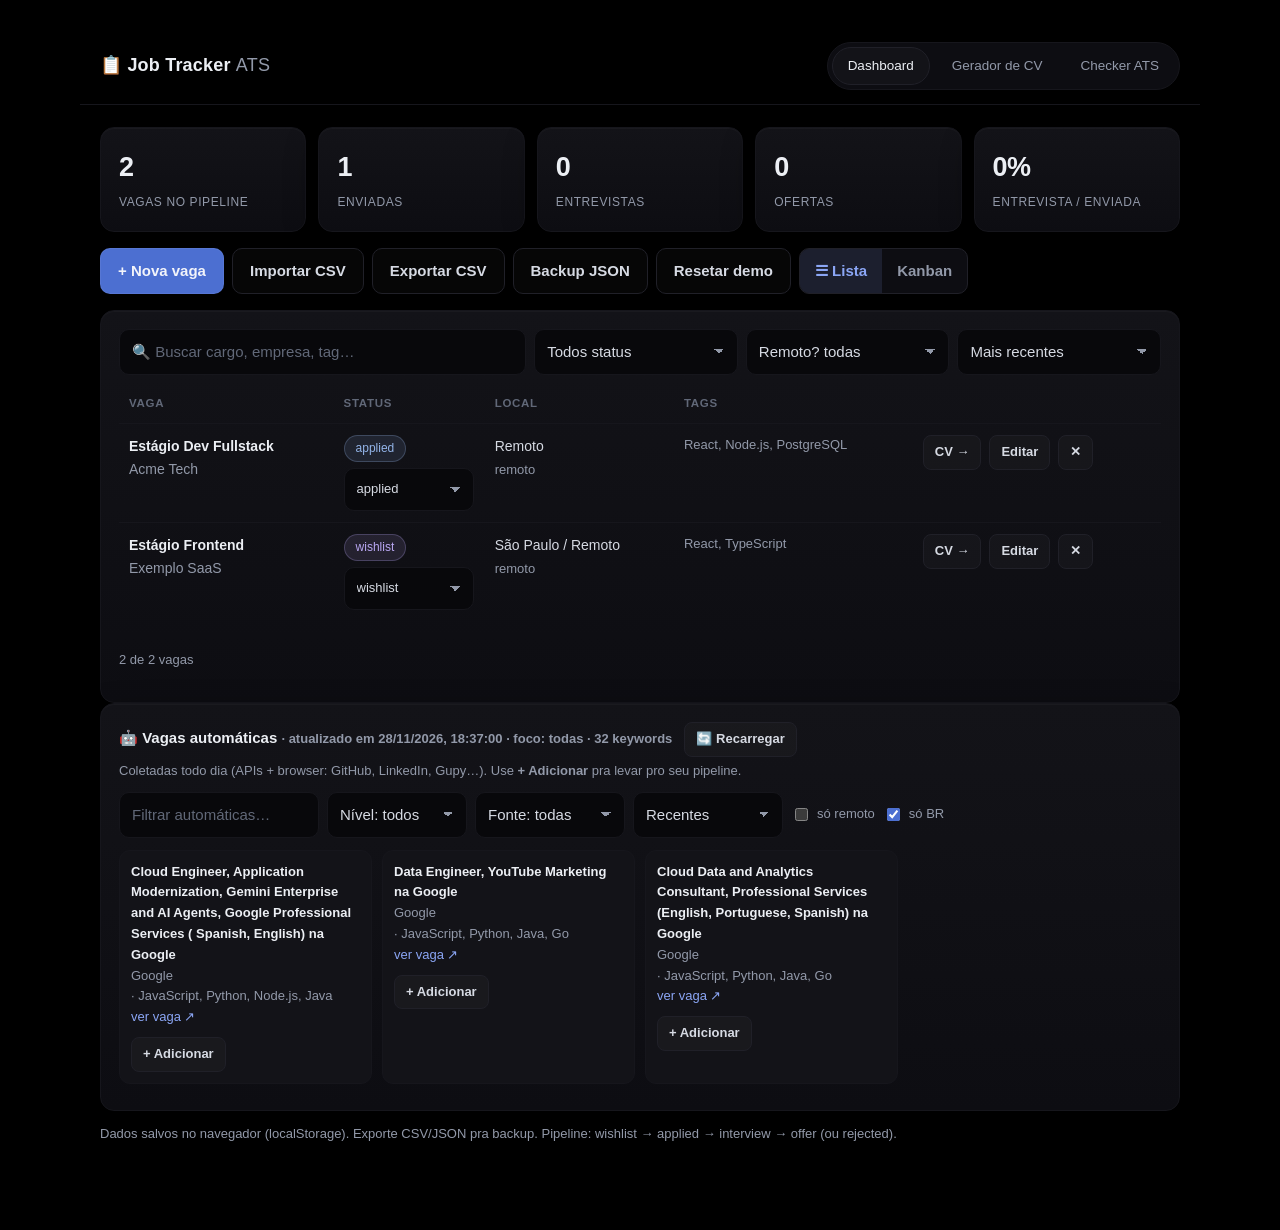
<file: index.html>
<!doctype html>
<html lang="pt-BR">
<head>
<meta charset="utf-8"><meta name="viewport" content="width=device-width,initial-scale=1">
<title>Job Tracker ATS — Dashboard</title>
<link rel="stylesheet" href="assets/css/style.css">
</head>
<body>
<div class="wrap">
<header class="top">
  <div class="brand">📋 Job Tracker <span class="muted">ATS</span></div>
  <nav><a class="active" href="index.html">Dashboard</a><a href="builder.html">Gerador de CV</a><a href="checker.html">Checker ATS</a></nav>
</header>

<div class="grid stats" id="stats"></div>

<div class="toolbar">
  <button id="btnNew">+ Nova vaga</button>
  <button class="ghost" id="btnCSV">Importar CSV</button>
  <button class="ghost" id="btnExpCSV">Exportar CSV</button>
  <button class="ghost" id="btnExpJSON">Backup JSON</button>
  <button class="ghost" id="btnReset">Resetar demo</button>
  <span class="view-toggle"><button id="vList">☰ Lista</button><button id="vKanban">Kanban</button></span>
  <input type="file" id="fileCSV" accept=".csv" hidden>
</div>

<div class="card">
  <div class="filters">
    <input id="fSearch" placeholder="🔍 Buscar cargo, empresa, tag…">
    <select id="fStatus"><option value="">Todos status</option><option value="wishlist">Wishlist</option><option value="applied">Enviadas</option><option value="interview">Entrevista</option><option value="offer">Oferta</option><option value="rejected">Rejeitada</option></select>
    <select id="fRemote"><option value="">Remoto? todas</option><option value="yes">Só remoto</option><option value="no">Só presencial</option></select>
    <select id="fSort"><option value="new">Mais recentes</option><option value="company">Empresa A–Z</option><option value="status">Por status</option></select>
  </div>
  <div style="overflow-x:auto;margin-top:8px" id="listWrap">
  <table><thead><tr><th>Vaga</th><th>Status</th><th>Local</th><th>Tags</th><th></th></tr></thead>
  <tbody id="rows"></tbody></table>
  </div>
  <div class="kanban" id="kanban" hidden></div>
  <p class="muted small" id="count"></p>
</div>

<div class="card" id="autoJobs" hidden>
  <h3 style="margin:0 0 4px">🤖 Vagas automáticas <span class="muted small" id="autoJobsUpdated"></span>
    <button class="ghost small" id="btnRefreshAuto" style="margin-left:8px">🔄 Recarregar</button></h3>
  <p class="muted small" style="margin:0 0 10px">Coletadas todo dia (APIs + browser: GitHub, LinkedIn, Gupy…). Use <b>+ Adicionar</b> pra levar pro seu pipeline.</p>
  <div class="auto-filters">
    <input id="autoSearch" placeholder="Filtrar automáticas…" style="max-width:200px">
    <select id="autoLevel" style="max-width:140px"><option value="">Nível: todos</option><option value="estagio">Estágio</option><option value="junior">Júnior</option><option value="outro">Outro</option></select>
    <select id="autoSource" style="max-width:150px"><option value="">Fonte: todas</option></select>
    <select id="autoSort" style="max-width:150px"><option value="new">Recentes</option><option value="company">Empresa A–Z</option></select>
    <label class="muted small" style="display:flex;gap:6px;align-items:center"><input type="checkbox" id="autoRemote"> só remoto</label>
    <label class="muted small" style="display:flex;gap:6px;align-items:center"><input type="checkbox" id="autoBR" checked> só BR</label>
  </div>
  <div id="autoJobsList" style="display:grid;grid-template-columns:repeat(auto-fill,minmax(240px,1fr));gap:10px"></div>
</div>

<p class="muted small">Dados salvos no navegador (localStorage). Exporte CSV/JSON pra backup. Pipeline: wishlist → applied → interview → offer (ou rejected).</p>
</div>

<dialog id="modal"><form method="dialog" id="jobForm">
  <h3 id="mTitle">Nova vaga</h3>
  <input id="mJobTitle" placeholder="Cargo *" required>
  <div class="two"><input id="mCompany" placeholder="Empresa *"><input id="mLocation" placeholder="Local (ex.: Remoto)"></div>
  <div class="two">
    <select id="mStatus"><option value="wishlist">wishlist</option><option value="applied">applied</option><option value="interview">interview</option><option value="offer">offer</option><option value="rejected">rejected</option></select>
    <select id="mRemote"><option value="yes">Remoto</option><option value="no">Presencial/Híbrido</option></select>
  </div>
  <input id="mUrl" placeholder="Link da vaga (https://…)">
  <input id="mTags" placeholder="Tags separadas por vírgula (React, Node, SQL)">
  <div class="two"><input id="mApplied" type="date"><input id="mNotes" placeholder="Notas"></div>
  <div class="row"><button value="default" id="mSave">Salvar</button><button class="ghost" value="cancel" formnovalidate>Cancelar</button></div>
</form></dialog>

<script src="assets/js/store.js"></script>
<script src="assets/js/dashboard.js"></script>
</body>
</html>
</file>
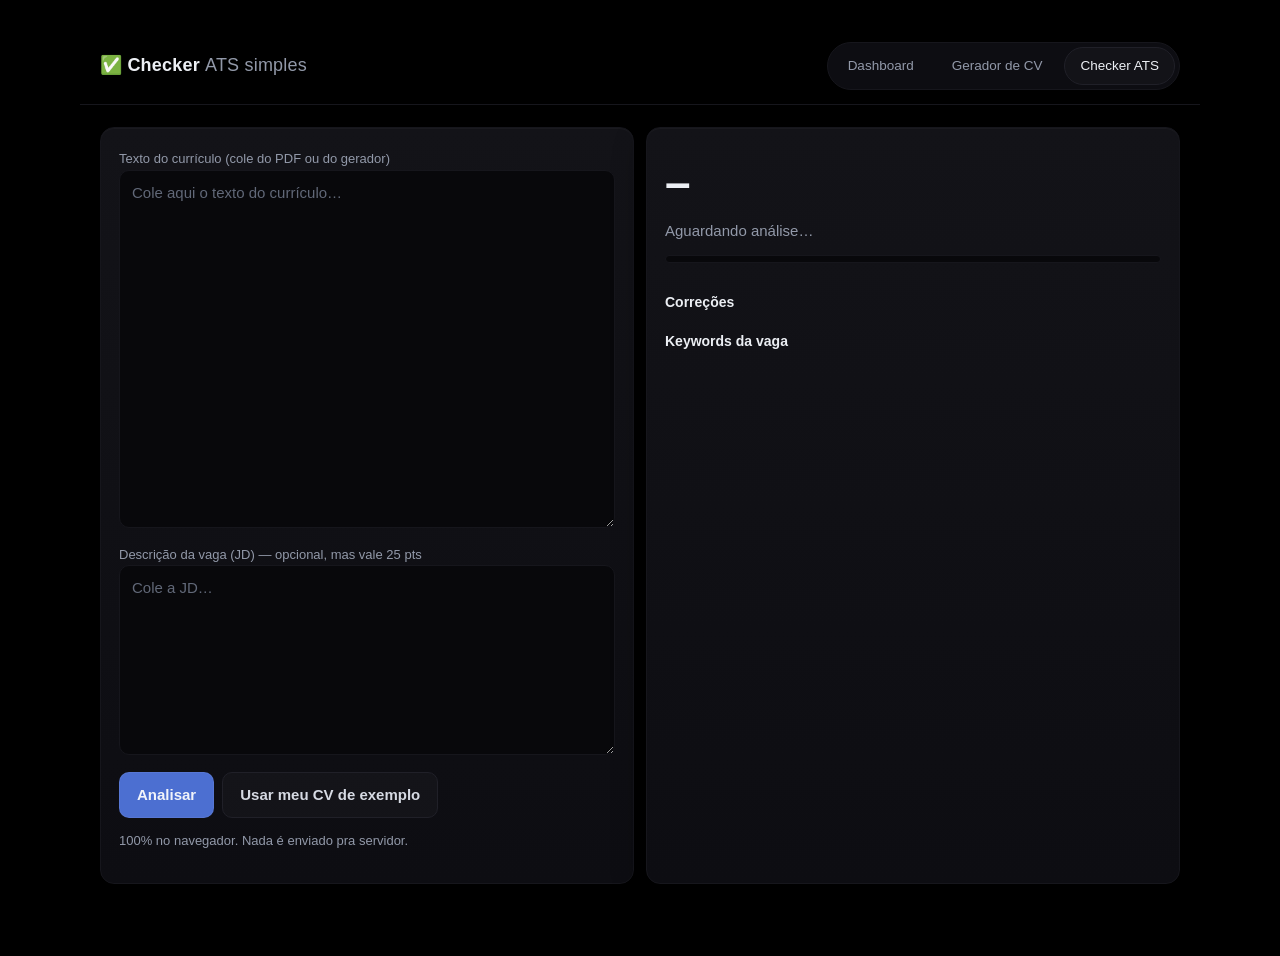
<file: checker.html>
<!doctype html>
<html lang="pt-BR">
<head>
<meta charset="utf-8"><meta name="viewport" content="width=device-width,initial-scale=1">
<title>Checker ATS — Job Tracker</title>
<link rel="stylesheet" href="assets/css/style.css">
</head>
<body>
<div class="wrap">
<header class="top">
  <div class="brand">✅ Checker <span class="muted">ATS simples</span></div>
  <nav><a href="index.html">Dashboard</a><a href="builder.html">Gerador de CV</a><a class="active" href="checker.html">Checker ATS</a></nav>
</header>
<div class="cols">
  <div class="card">
    <label class="muted small">Texto do currículo (cole do PDF ou do gerador)</label>
    <textarea id="resume" rows="14" placeholder="Cole aqui o texto do currículo…"></textarea>
    <label class="muted small" style="margin-top:10px;display:block">Descrição da vaga (JD) — opcional, mas vale 25 pts</label>
    <textarea id="jd" rows="7" placeholder="Cole a JD…"></textarea>
    <div class="row" style="margin-top:10px"><button id="btnGo">Analisar</button><button class="ghost" id="btnSample">Usar meu CV de exemplo</button></div>
    <p class="muted small">100% no navegador. Nada é enviado pra servidor.</p>
  </div>
  <div class="card">
    <div class="score" id="score">–</div>
    <div class="muted" id="grade">Aguardando análise…</div>
    <div class="bar" style="margin:12px 0"><i id="bar"></i></div>
    <div class="grid two small muted" id="meta"></div>
    <h4>Correções</h4><div id="fixes"></div>
    <h4>Keywords da vaga</h4>
    <p class="small"><span style="color:var(--green)" id="kwOk"></span></p>
    <p class="small muted" id="kwMiss"></p>
  </div>
</div>
</div>
<script src="assets/js/ats.js"></script>
<script>
const $ = id => document.getElementById(id);
function run() {
  const r = checkATS($("resume").value, $("jd").value);
  $("score").textContent = r.score + "/100";
  $("grade").textContent = r.grade;
  $("bar").style.width = r.score + "%";
  $("meta").innerHTML = `<div>${r.words} palavras</div><div>${r.bullets} bullets</div><div>${r.matched.length}/${r.keywords.length} keywords</div><div>${r.fixes.length} ajustes</div>`;
  $("fixes").innerHTML = r.fixes.length
    ? r.fixes.map(f => `<div class="fix">${f}</div>`).join("")
    : `<div class="fix ok">Tudo certo — currículo pronto pra enviar. 🎉</div>`;
  $("kwOk").textContent = r.matched.join(", ");
  $("kwMiss").textContent = r.missing.length ? "Faltam: " + r.missing.slice(0, 12).join(", ") : "";
}
$("btnGo").onclick = run;
$("btnSample").onclick = async () => {
  const load = async f => { const r = await fetch(f); if (!r.ok) throw 0; return r.json(); };
  const p = await load("data/profile.json").catch(() => load("data/profile.example.json"));
  $("resume").value = [p.name, p.email, p.phone, "", p.summary, "",
    "Habilidades: " + [...p.languages, ...p.skills].join(", "), "",
    ...p.experience.flatMap(e => [e.role + " — " + e.company, ...e.bullets, ""]),
    ...p.projects.flatMap(pr => [pr.name, ...pr.bullets, ""]),
    ...p.education.map(e => e.course + " — " + e.school)].join("\n");
  run();
};
// vindo do builder
try {
  const pre = JSON.parse(sessionStorage.getItem("jta.check") || "null");
  if (pre) { $("resume").value = pre.text; $("jd").value = pre.jd; sessionStorage.removeItem("jta.check"); run(); }
} catch {}
$("resume").addEventListener("input", () => {});
</script>
</body>
</html>
</file>
<file: assets/css/style.css>
:root{
  --bg:#000000; --bg-soft:#060608; --card:#0d0d12; --card-2:#131318; --inset:#08080b;
  --border:#202028; --border-soft:#16161c; --fg:#d6dae3; --fg-strong:#eceff4;
  --muted:#9299a9; --faint:#616878; --accent:#8ba6f5;
  --accent-fill:#4c6fd1; --accent-fill-hi:#5a7fe3; --accent-wash:rgba(139,166,245,.12);
  --green:#57c98d; --green-wash:rgba(87,201,141,.12);
  --amber:#dfc08a; --amber-wash:rgba(223,192,138,.06);
  --red:#dd7f88;   --red-wash:rgba(221,127,136,.12);
  --violet:#b9a7f2; --violet-wash:rgba(185,167,242,.12);
  --blue:#93b4e8;  --blue-wash:rgba(147,180,232,.12);
  --radius:14px; --max:1120px; --ease:cubic-bezier(.2,.7,.3,1);
}
*{box-sizing:border-box}
html{color-scheme:dark}
body{margin:0;background:var(--bg);color:var(--fg);font:15px/1.6 -apple-system,BlinkMacSystemFont,"Segoe UI",Roboto,Inter,Arial,sans-serif;-webkit-font-smoothing:antialiased}
::selection{background:rgba(139,166,245,.28)}
a{color:var(--accent);text-decoration:none;transition:color .18s var(--ease)}
a:hover{color:#b3c6fa}
.wrap{max-width:var(--max);margin:0 auto;padding:28px 20px 72px}
header.top{position:sticky;top:0;z-index:20;display:flex;gap:14px;align-items:center;justify-content:space-between;flex-wrap:wrap;margin:0 -20px 22px;padding:14px 20px;background:rgba(0,0,0,.72);backdrop-filter:blur(14px);-webkit-backdrop-filter:blur(14px);border-bottom:1px solid var(--border-soft)}
.brand{font-weight:700;font-size:18px;letter-spacing:.2px;color:var(--fg-strong)}
.brand .muted{font-weight:500}
nav{display:flex;gap:6px;flex-wrap:wrap;background:var(--card);border:1px solid var(--border-soft);border-radius:999px;padding:4px}
nav a{padding:7px 15px;border-radius:999px;color:var(--muted);font-size:13.5px;font-weight:500;border:1px solid transparent}
nav a:hover{color:var(--fg-strong)}
nav a.active{color:var(--fg-strong);background:var(--card-2);border-color:var(--border)}
.grid{display:grid;gap:12px}
.stats{grid-template-columns:repeat(auto-fit,minmax(150px,1fr))}
.card{background:linear-gradient(180deg,var(--card-2),var(--card));border:1px solid var(--border-soft);border-radius:var(--radius);padding:18px;box-shadow:0 1px 0 rgba(255,255,255,.03) inset,0 12px 32px rgba(0,0,0,.45)}
.stat{transition:border-color .2s var(--ease),transform .2s var(--ease)}
.stat:hover{border-color:var(--border);transform:translateY(-1px)}
.stat b{font-size:27px;font-weight:700;color:var(--fg-strong);font-variant-numeric:tabular-nums;letter-spacing:-.5px;display:block}
.stat span{color:var(--muted);font-size:12px;text-transform:uppercase;letter-spacing:.6px}
.row{display:flex;gap:8px;flex-wrap:wrap;align-items:center}
input,select,textarea{background:var(--inset);border:1px solid var(--border-soft);color:var(--fg);border-radius:10px;padding:10px 12px;font:inherit;width:100%;transition:border-color .18s var(--ease),box-shadow .18s var(--ease),background .18s var(--ease)}
input::placeholder,textarea::placeholder{color:var(--faint)}
input:hover,select:hover,textarea:hover{border-color:var(--border)}
input:focus,select:focus,textarea:focus{outline:none;border-color:rgba(139,166,245,.55);box-shadow:0 0 0 3px rgba(139,166,245,.16);background:#0a0a0e}
select{appearance:none;background-image:linear-gradient(45deg,transparent 50%,var(--muted) 50%),linear-gradient(135deg,var(--muted) 50%,transparent 50%);background-position:calc(100% - 18px) 50%,calc(100% - 13px) 50%;background-size:5px 5px;background-repeat:no-repeat;padding-right:30px}
button{background:var(--accent-fill);border:1px solid rgba(255,255,255,.06);color:#f2f4fa;border-radius:10px;padding:10px 17px;font:inherit;font-weight:600;cursor:pointer;transition:background .18s var(--ease),transform .12s var(--ease),box-shadow .18s var(--ease),border-color .18s var(--ease)}
button:hover{background:var(--accent-fill-hi);box-shadow:0 4px 18px rgba(76,111,209,.35)}
button:active{transform:scale(.98)}
button.ghost{background:rgba(255,255,255,.025);border:1px solid var(--border);color:var(--fg)}
button.ghost:hover{background:rgba(255,255,255,.06);border-color:#2c2c36;box-shadow:none;color:var(--fg-strong)}
button.small{padding:6px 11px;font-size:13px;border-radius:8px}
button:disabled{opacity:.35;cursor:default;transform:none;box-shadow:none}
button:focus-visible,input:focus-visible,select:focus-visible,a:focus-visible{outline:2px solid rgba(139,166,245,.6);outline-offset:2px}
table{width:100%;border-collapse:collapse;font-size:14px}
th,td{text-align:left;padding:11px 10px;border-bottom:1px solid var(--border-soft);vertical-align:top}
tbody tr{transition:background .15s var(--ease)}
tbody tr:hover{background:rgba(255,255,255,.022)}
tbody tr:last-child td{border-bottom:0}
th{color:var(--faint);font-weight:600;font-size:11.5px;text-transform:uppercase;letter-spacing:.7px}
td b{color:var(--fg-strong);font-weight:600}
.pill{display:inline-block;padding:3px 11px;border-radius:999px;font-size:12px;font-weight:500;border:1px solid transparent;white-space:nowrap}
.p-wishlist{color:var(--violet);background:var(--violet-wash);border-color:rgba(185,167,242,.25)}.p-applied{color:var(--blue);background:var(--blue-wash);border-color:rgba(147,180,232,.25)}
.p-interview{color:var(--amber);background:var(--amber-wash);border-color:rgba(223,192,138,.25)}.p-offer{color:var(--green);background:var(--green-wash);border-color:rgba(87,201,141,.25)}
.p-rejected{color:var(--red);background:var(--red-wash);border-color:rgba(221,127,136,.25)}
.filters{display:grid;grid-template-columns:2fr 1fr 1fr 1fr;gap:8px}
@media(max-width:720px){.filters{grid-template-columns:1fr 1fr}}
.toolbar{display:flex;gap:8px;flex-wrap:wrap;margin:16px 0;align-items:center}
dialog{background:var(--card-2);color:var(--fg);border:1px solid var(--border);border-radius:16px;max-width:560px;width:92vw;padding:0;box-shadow:0 24px 80px rgba(0,0,0,.7)}
dialog::backdrop{background:rgba(0,0,0,.65);backdrop-filter:blur(3px)}
dialog form{padding:22px;display:grid;gap:10px}
dialog h3{margin:0 0 4px;color:var(--fg-strong)}
.two{display:grid;grid-template-columns:1fr 1fr;gap:10px}
@media(max-width:560px){.two{grid-template-columns:1fr}}
.cols{display:grid;grid-template-columns:1fr 1fr;gap:12px}
@media(max-width:860px){.cols{grid-template-columns:1fr}}
.score{font-size:46px;font-weight:700;color:var(--fg-strong);letter-spacing:-1px;font-variant-numeric:tabular-nums}
.bar{height:8px;background:var(--inset);border-radius:99px;overflow:hidden;border:1px solid var(--border-soft)}
.bar i{display:block;height:100%;background:linear-gradient(90deg,#8a5f63,var(--amber),var(--green));width:0;transition:width .5s var(--ease);border-radius:99px}
.fix{border-left:3px solid var(--amber);padding:8px 12px;margin:7px 0;background:rgba(223,192,138,.06);border-radius:0 9px 9px 0;font-size:13.5px;color:var(--fg)}
.fix.ok{border-color:var(--green);background:var(--green-wash)}
.muted{color:var(--muted)} .small{font-size:13px}
.auto-filters{display:flex;gap:8px;flex-wrap:wrap;align-items:center;margin:0 0 12px}
.auto-filters input[type="checkbox"]{width:auto;accent-color:var(--accent-fill)}
h3{color:var(--fg-strong);font-size:15px}
h4{color:var(--fg-strong);font-size:14px;margin:16px 0 6px}
/* ---- kanban ---- */
.view-toggle{display:inline-flex;border:1px solid var(--border);border-radius:10px;overflow:hidden;background:var(--card)}
.view-toggle button{border-radius:0;background:transparent;color:var(--muted);border:0;box-shadow:none;padding:10px 15px}
.view-toggle button:hover{background:rgba(255,255,255,.04);color:var(--fg)}
.view-toggle button.on{background:var(--accent-wash);color:var(--accent)}
.kanban{display:grid;grid-template-columns:repeat(5,minmax(200px,1fr));gap:10px;overflow-x:auto;margin-top:10px;padding-bottom:6px}
.kcol{background:var(--bg-soft);border:1px solid var(--border-soft);border-radius:var(--radius);padding:10px;min-height:130px}
.kcol h4{margin:2px 2px 10px;font-size:11.5px;text-transform:uppercase;letter-spacing:.7px;color:var(--faint)}
.kcard{background:var(--card-2);border:1px solid var(--border-soft);border-radius:11px;padding:11px;margin-bottom:8px;font-size:13px;transition:border-color .18s var(--ease),transform .18s var(--ease),box-shadow .18s var(--ease)}
.kcard:hover{border-color:var(--border);transform:translateY(-1px);box-shadow:0 8px 22px rgba(0,0,0,.5)}
.kcard b{display:block;color:var(--fg-strong);font-weight:600}
.kcard .mv{display:flex;gap:4px;margin-top:9px;flex-wrap:wrap}
/* ---- resume preview: ATS-safe, single column, print clean ---- */
.resume{background:#fff;color:#161616;border-radius:8px;padding:40px 44px;font:13.5px/1.5 Georgia,"Times New Roman",serif;box-shadow:0 20px 60px rgba(0,0,0,.6)}
.resume h1{font-size:24px;margin:0;font-family:Arial,Helvetica,sans-serif;color:#000}
.resume h2{font-size:13px;text-transform:uppercase;letter-spacing:1px;border-bottom:1px solid #333;padding-bottom:3px;margin:18px 0 8px;font-family:Arial,Helvetica,sans-serif;color:#000}
.resume p,.resume li{font-size:13.5px}
.resume ul{margin:4px 0;padding-left:20px}
::-webkit-scrollbar{width:10px;height:10px}
::-webkit-scrollbar-track{background:transparent}
::-webkit-scrollbar-thumb{background:#23232c;border-radius:99px;border:2px solid #000}
::-webkit-scrollbar-thumb:hover{background:#2e2e38}
@media print{
  @page{margin:14mm}
  body{background:#fff} header.top,nav,.toolbar,.filters,.no-print{display:none!important}
  .wrap{max-width:none;padding:0} .card{border:0;padding:0;box-shadow:none;background:#fff}
  .resume{border-radius:0;padding:0;box-shadow:none}
}
@media (prefers-reduced-motion:reduce){
  *,*::before,*::after{transition:none!important;animation:none!important}
}
</file>
